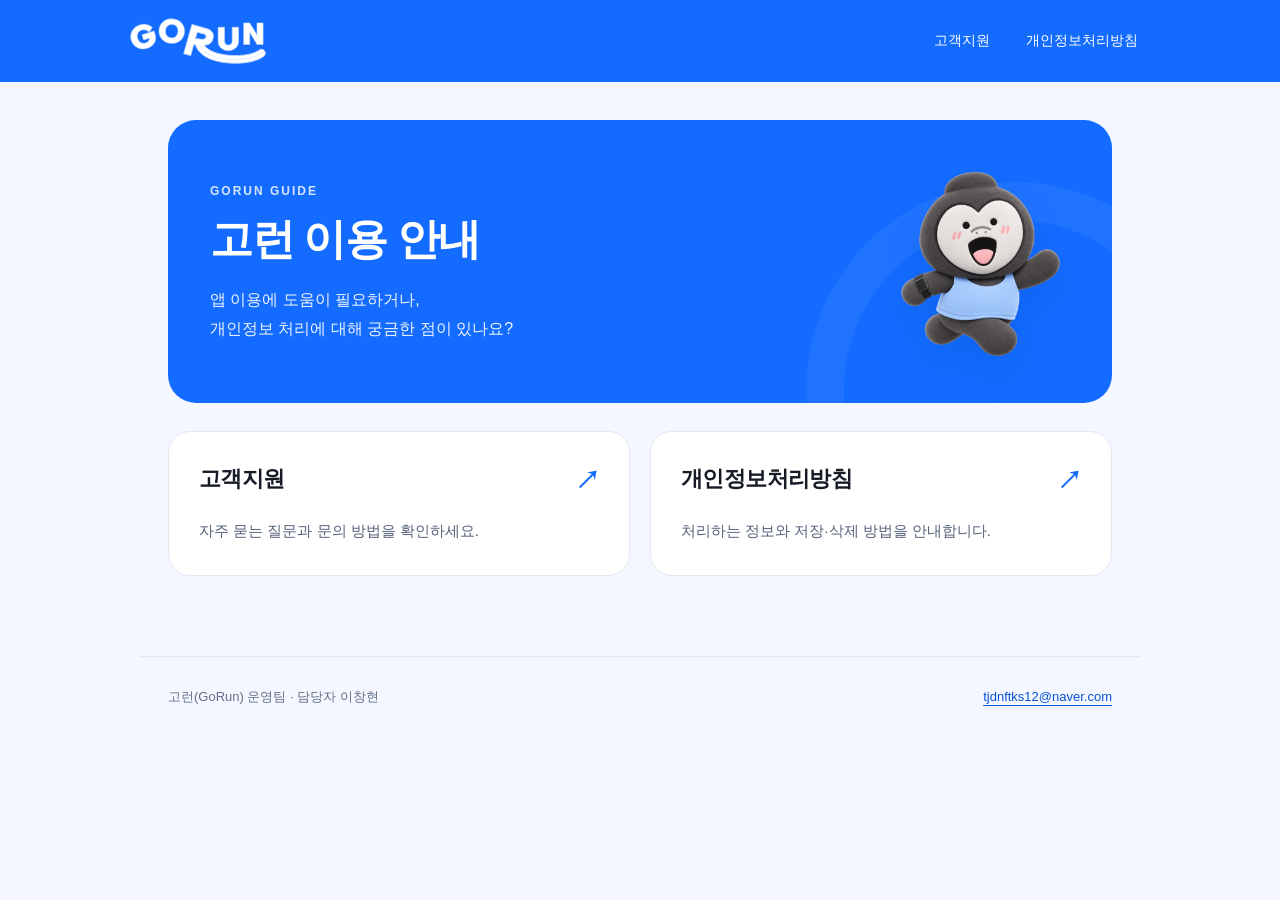
<file: index.html>
<!doctype html>
<html lang="ko"><head><meta charset="utf-8"><meta name="viewport" content="width=device-width, initial-scale=1"><title>지원 및 개인정보 안내 · 고런 GoRun</title><meta name="description" content="고런 GoRun 고객지원 및 개인정보처리방침."><meta name="color-scheme" content="light"><meta name="theme-color" content="#136bff"><link rel="icon" type="image/png" href="assets/favicon.png"><link rel="stylesheet" href="styles.css?v=brand-20261023"></head>
<body><a class="skip" href="#main">본문으로 바로가기</a><header><nav aria-label="주 메뉴"><a class="brand" href="index.html" aria-label="고런 GoRun 이용 안내"><img src="assets/gorun-wordmark.svg" alt="고런 GoRun" width="138" height="46"></a><div class="navlinks"><a href="support.html">고객지원</a><a href="privacy.html">개인정보처리방침</a></div></nav></header><main id="main"><div class="page-hero"><div class="hero-copy"><div class="eyebrow">GORUN GUIDE</div><h1>고런 이용 안내</h1><p class="intro">앱 이용에 도움이 필요하거나,<br>개인정보 처리에 대해 궁금한 점이 있나요?</p></div><img class="hero-mascot" src="assets/gorun-character.webp" alt="" width="190" height="203" decoding="async"></div><div class="grid"><a class="panel" href="support.html"><h2>고객지원 <span class="arrow" aria-hidden="true">↗</span></h2><p>자주 묻는 질문과 문의 방법을 확인하세요.</p></a><a class="panel" href="privacy.html"><h2>개인정보처리방침 <span class="arrow" aria-hidden="true">↗</span></h2><p>처리하는 정보와 저장·삭제 방법을 안내합니다.</p></a></div></main><footer><span>고런(GoRun) 운영팀 · 담당자 이창현</span><a href="mailto:tjdnftks12@naver.com">tjdnftks12@naver.com</a></footer></body></html>
</file>
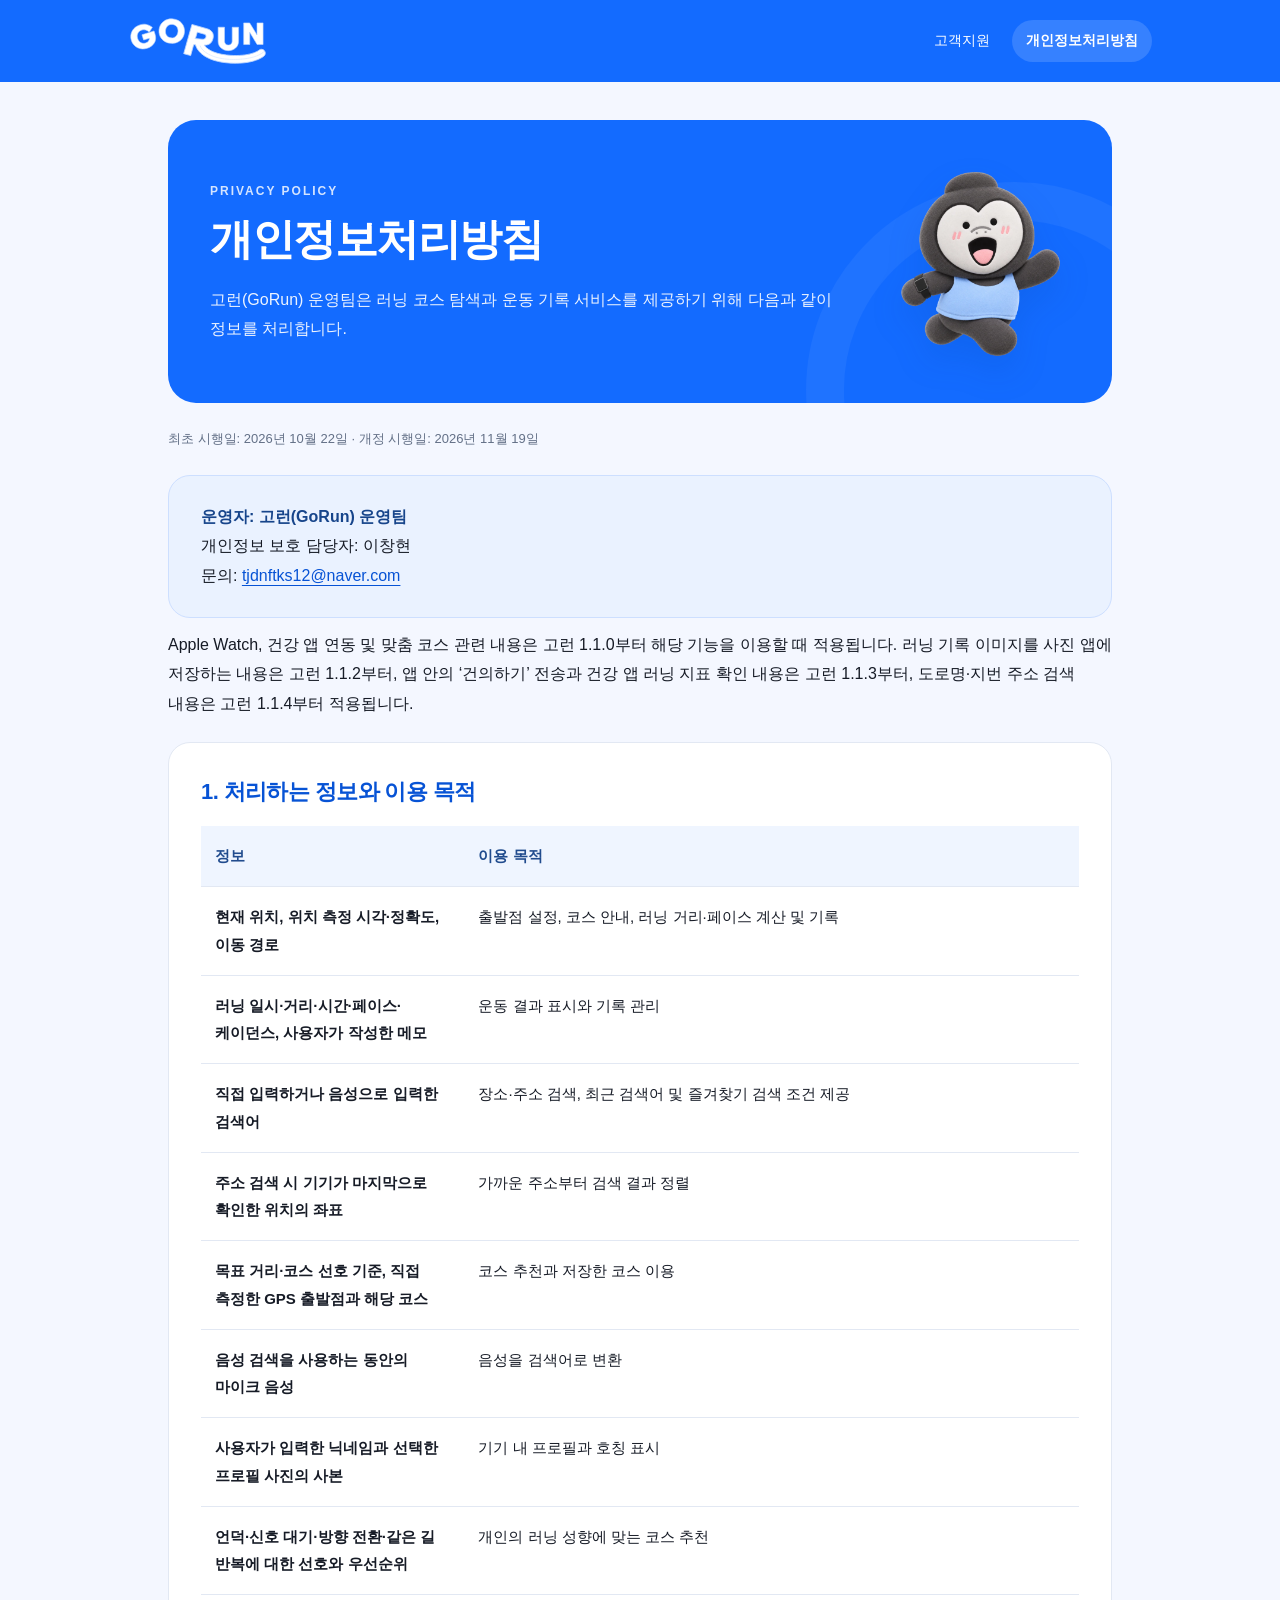
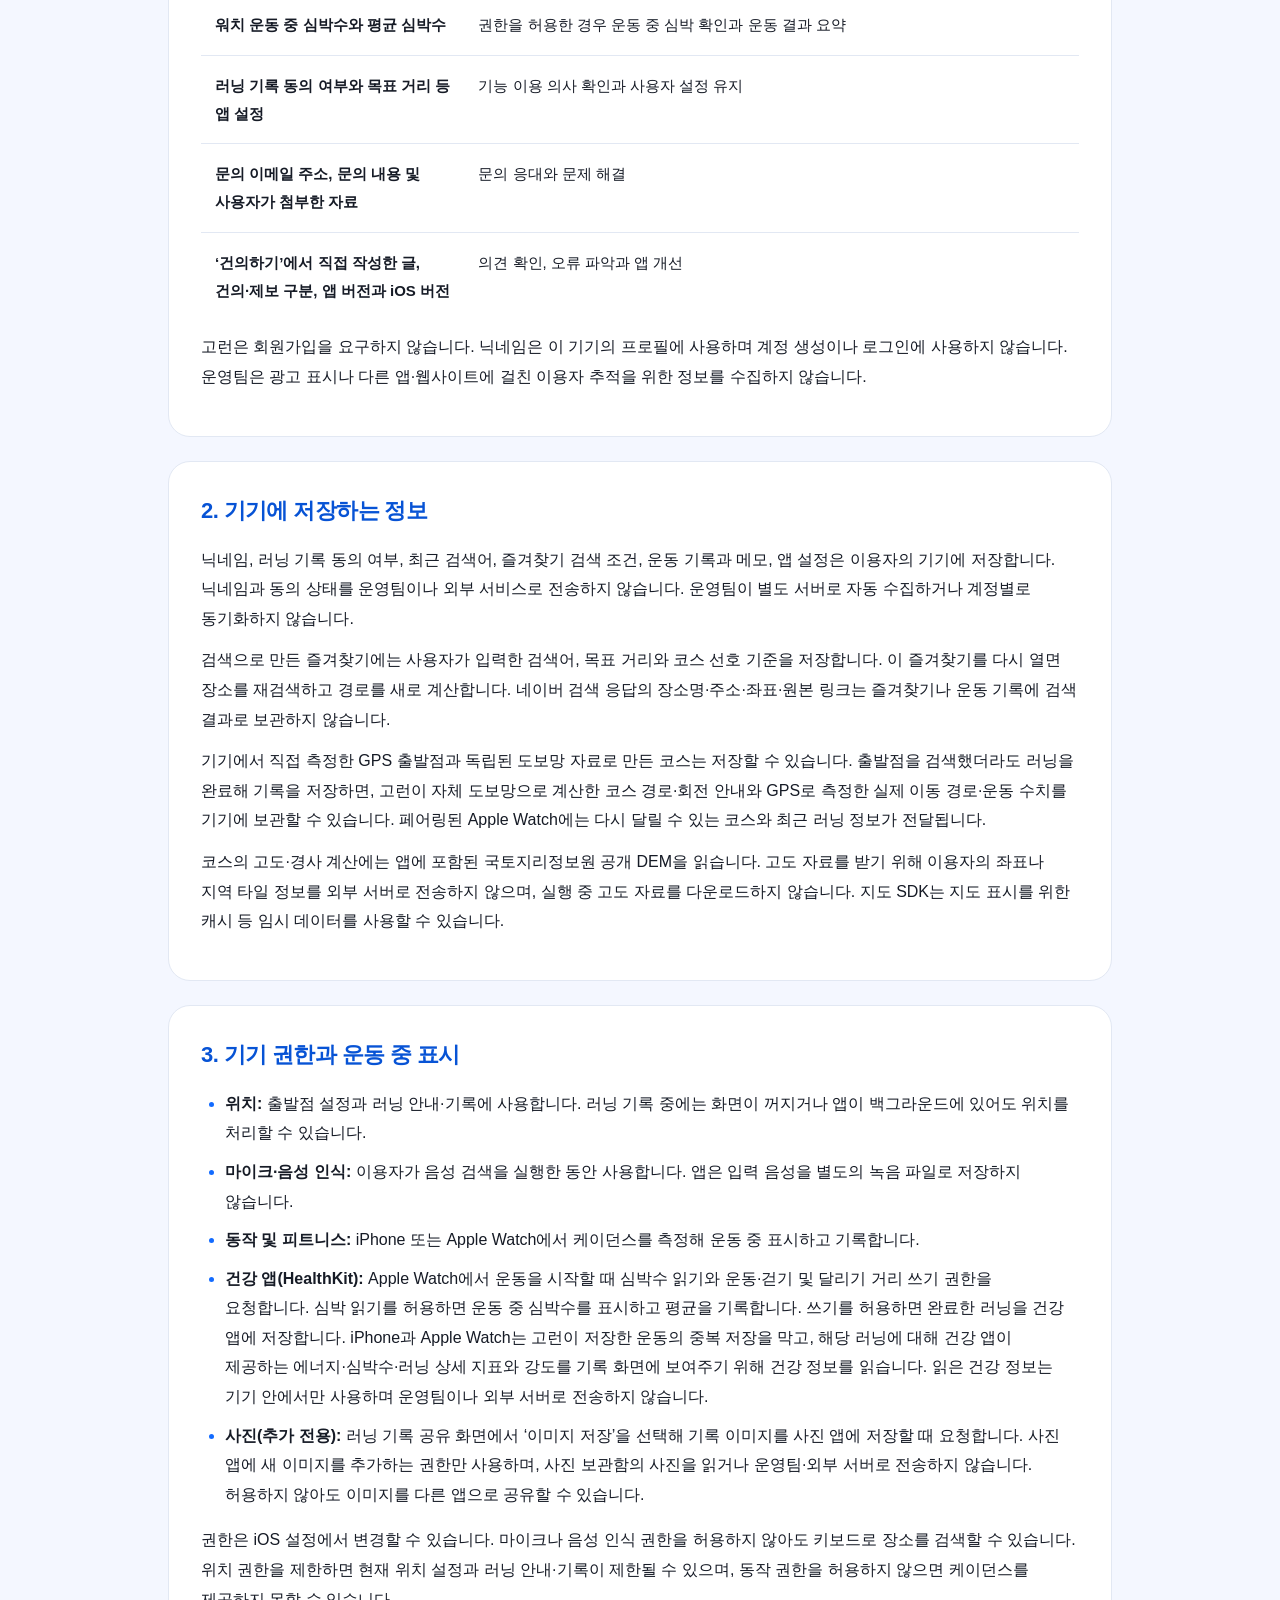
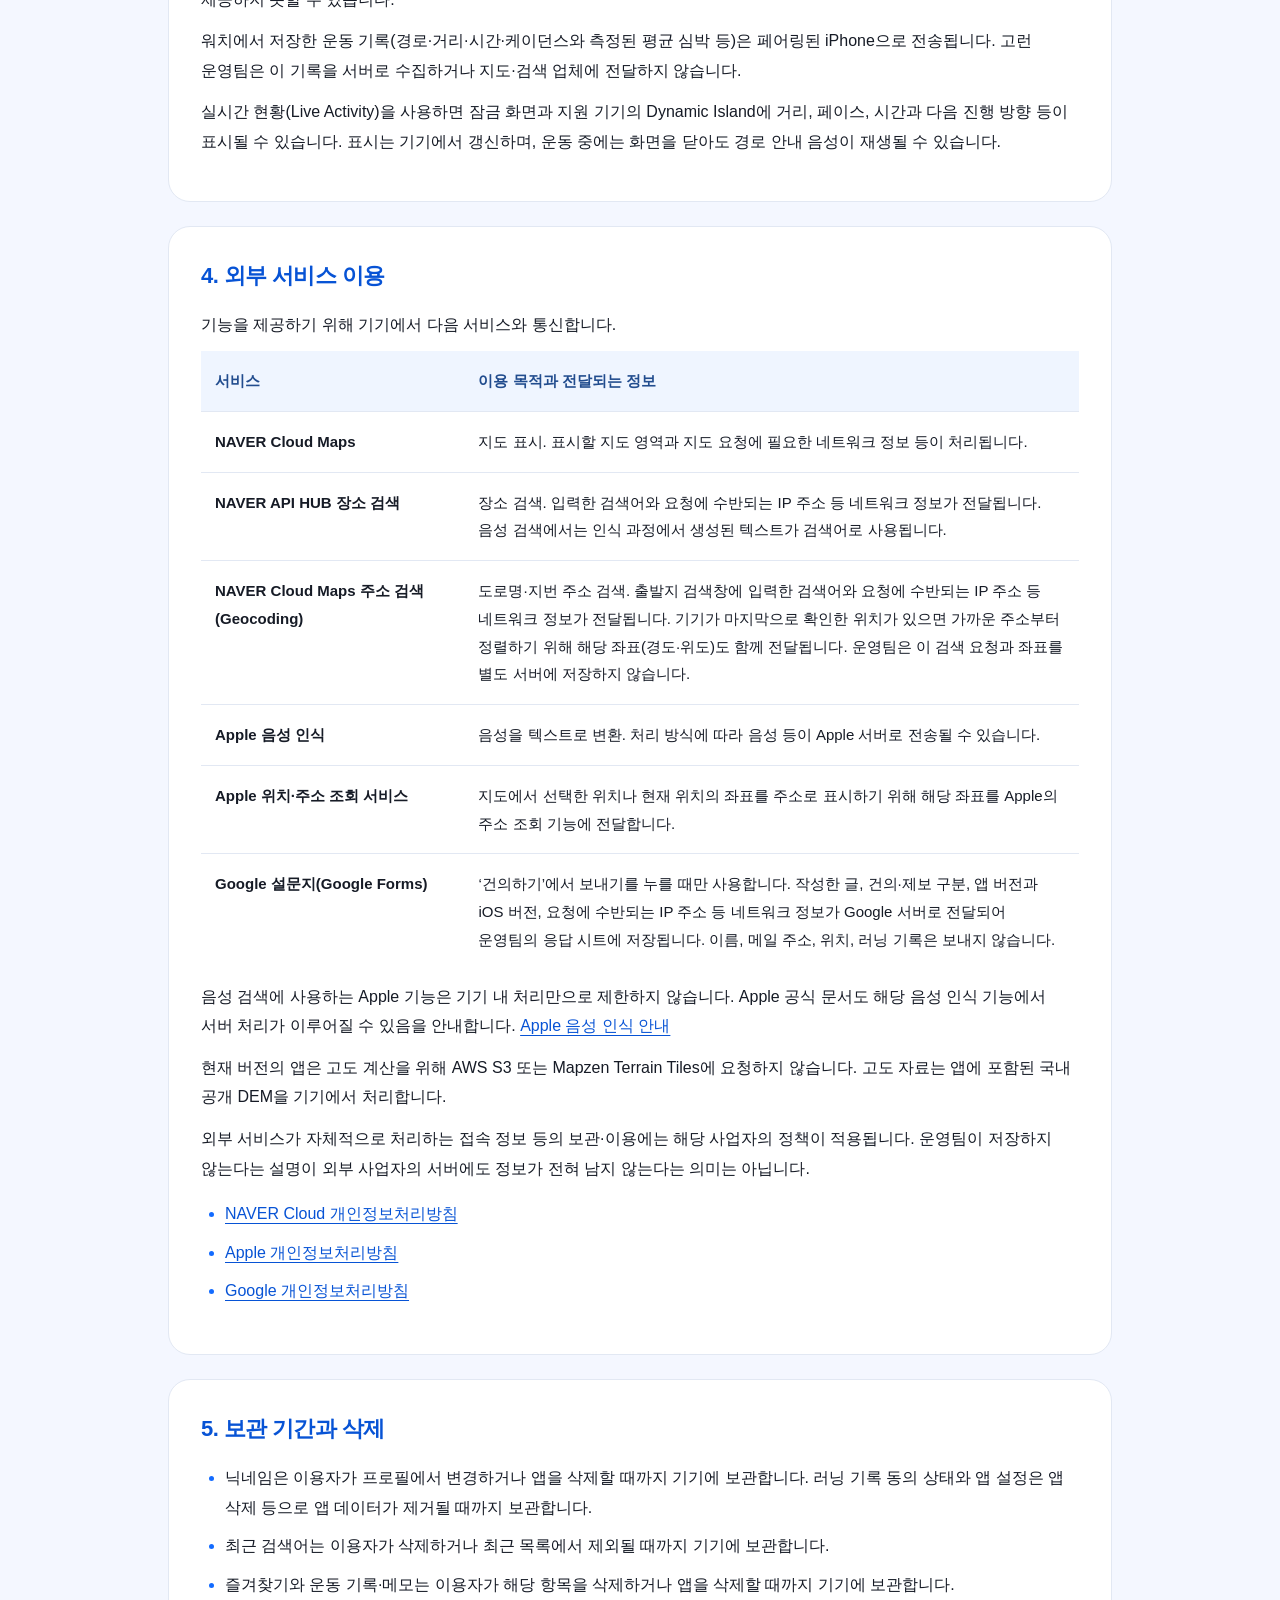
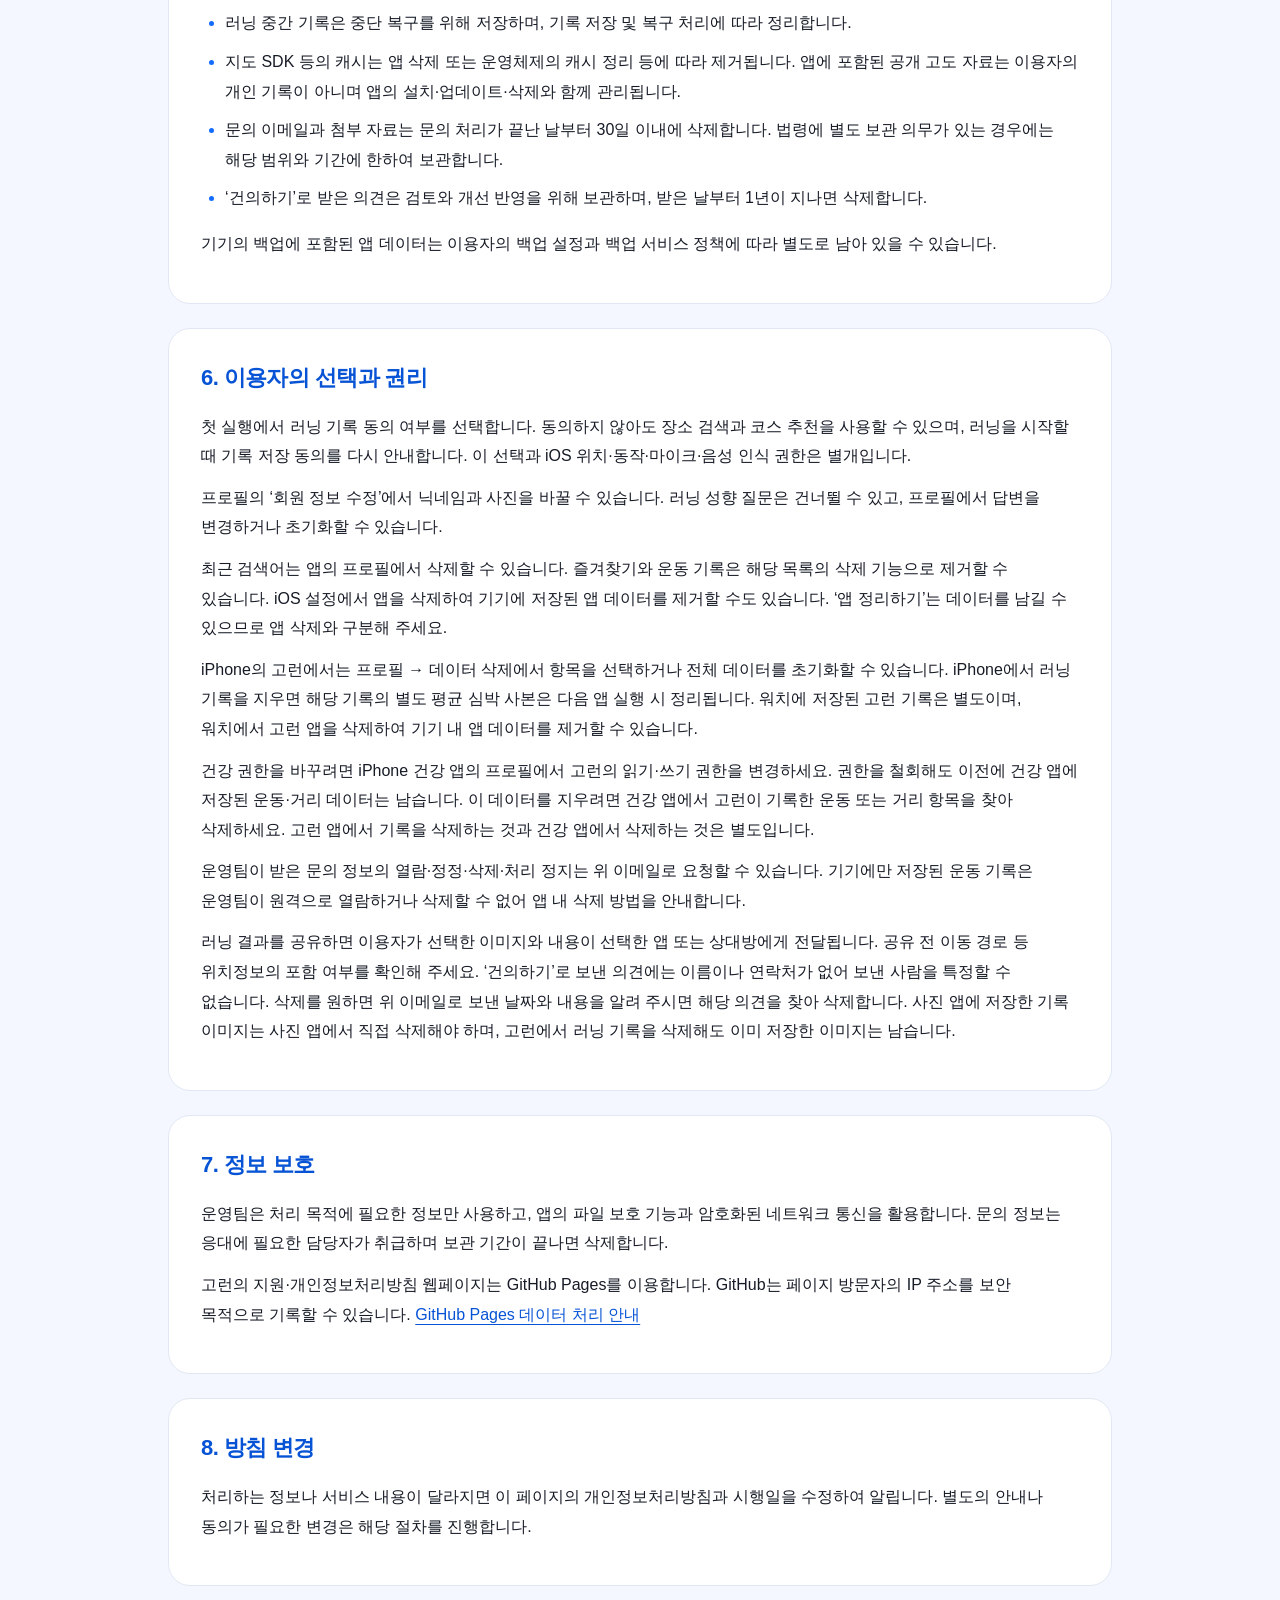
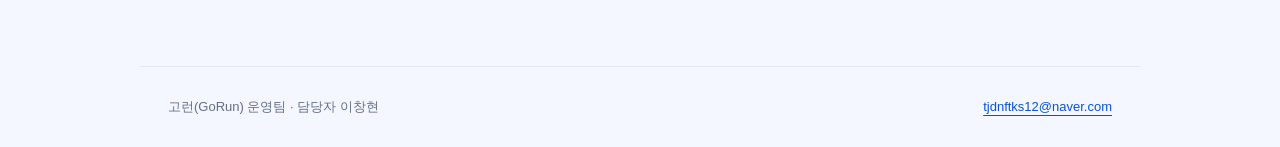
<file: privacy.html>
<!doctype html>
<html lang="ko"><head><meta charset="utf-8"><meta name="viewport" content="width=device-width, initial-scale=1"><title>개인정보처리방침 · 고런 GoRun</title><meta name="description" content="고런의 위치·운동 기록, Apple Watch 심박 및 건강 앱 연동, 기기 간 전송과 데이터 삭제 안내."><meta name="color-scheme" content="light"><meta name="theme-color" content="#136bff"><link rel="icon" type="image/png" href="assets/favicon.png"><link rel="stylesheet" href="styles.css?v=brand-20261023"></head>
<body><a class="skip" href="#main">본문으로 바로가기</a><header><nav aria-label="주 메뉴"><a class="brand" href="index.html" aria-label="고런 GoRun 이용 안내"><img src="assets/gorun-wordmark.svg" alt="고런 GoRun" width="138" height="46"></a><div class="navlinks"><a href="support.html">고객지원</a><a href="privacy.html" aria-current="page">개인정보처리방침</a></div></nav></header><main id="main"><div class="page-hero"><div class="hero-copy"><div class="eyebrow">PRIVACY POLICY</div><h1>개인정보처리방침</h1><p class="intro">고런(GoRun) 운영팀은 러닝 코스 탐색과 운동 기록 서비스를 제공하기 위해 다음과 같이 정보를 처리합니다.</p></div><img class="hero-mascot" src="assets/gorun-character.webp" alt="" width="190" height="203" decoding="async"></div><p class="meta">최초 시행일: 2026년 10월 22일 · 개정 시행일: 2026년 11월 19일</p><div class="panel contact"><strong>운영자: 고런(GoRun) 운영팀</strong><br>개인정보 보호 담당자: 이창현<br>문의: <a href="mailto:tjdnftks12@naver.com">tjdnftks12@naver.com</a></div><p>Apple Watch, 건강 앱 연동 및 맞춤 코스 관련 내용은 고런 1.1.0부터 해당 기능을 이용할 때 적용됩니다. 러닝 기록 이미지를 사진 앱에 저장하는 내용은 고런 1.1.2부터, 앱 안의 ‘건의하기’ 전송과 건강 앱 러닝 지표 확인 내용은 고런 1.1.3부터, 도로명·지번 주소 검색 내용은 고런 1.1.4부터 적용됩니다.</p><section><h2>1. 처리하는 정보와 이용 목적</h2><div class="scroll"><table><thead><tr><th scope="col">정보</th><th scope="col">이용 목적</th></tr></thead><tbody><tr><td>현재 위치, 위치 측정 시각·정확도, 이동 경로</td><td>출발점 설정, 코스 안내, 러닝 거리·페이스 계산 및 기록</td></tr><tr><td>러닝 일시·거리·시간·페이스·케이던스, 사용자가 작성한 메모</td><td>운동 결과 표시와 기록 관리</td></tr><tr><td>직접 입력하거나 음성으로 입력한 검색어</td><td>장소·주소 검색, 최근 검색어 및 즐겨찾기 검색 조건 제공</td></tr><tr><td>주소 검색 시 기기가 마지막으로 확인한 위치의 좌표</td><td>가까운 주소부터 검색 결과 정렬</td></tr><tr><td>목표 거리·코스 선호 기준, 직접 측정한 GPS 출발점과 해당 코스</td><td>코스 추천과 저장한 코스 이용</td></tr><tr><td>음성 검색을 사용하는 동안의 마이크 음성</td><td>음성을 검색어로 변환</td></tr><tr><td>사용자가 입력한 닉네임과 선택한 프로필 사진의 사본</td><td>기기 내 프로필과 호칭 표시</td></tr><tr><td>언덕·신호 대기·방향 전환·같은 길 반복에 대한 선호와 우선순위</td><td>개인의 러닝 성향에 맞는 코스 추천</td></tr><tr><td>워치 운동 중 심박수와 평균 심박수</td><td>권한을 허용한 경우 운동 중 심박 확인과 운동 결과 요약</td></tr><tr><td>러닝 기록 동의 여부와 목표 거리 등 앱 설정</td><td>기능 이용 의사 확인과 사용자 설정 유지</td></tr><tr><td>문의 이메일 주소, 문의 내용 및 사용자가 첨부한 자료</td><td>문의 응대와 문제 해결</td></tr><tr><td>‘건의하기’에서 직접 작성한 글, 건의·제보 구분, 앱 버전과 iOS 버전</td><td>의견 확인, 오류 파악과 앱 개선</td></tr></tbody></table></div><p>고런은 회원가입을 요구하지 않습니다. 닉네임은 이 기기의 프로필에 사용하며 계정 생성이나 로그인에 사용하지 않습니다. 운영팀은 광고 표시나 다른 앱·웹사이트에 걸친 이용자 추적을 위한 정보를 수집하지 않습니다.</p></section><section><h2>2. 기기에 저장하는 정보</h2><p>닉네임, 러닝 기록 동의 여부, 최근 검색어, 즐겨찾기 검색 조건, 운동 기록과 메모, 앱 설정은 이용자의 기기에 저장합니다. 닉네임과 동의 상태를 운영팀이나 외부 서비스로 전송하지 않습니다. 운영팀이 별도 서버로 자동 수집하거나 계정별로 동기화하지 않습니다.</p><p>검색으로 만든 즐겨찾기에는 사용자가 입력한 검색어, 목표 거리와 코스 선호 기준을 저장합니다. 이 즐겨찾기를 다시 열면 장소를 재검색하고 경로를 새로 계산합니다. 네이버 검색 응답의 장소명·주소·좌표·원본 링크는 즐겨찾기나 운동 기록에 검색 결과로 보관하지 않습니다.</p><p>기기에서 직접 측정한 GPS 출발점과 독립된 도보망 자료로 만든 코스는 저장할 수 있습니다. 출발점을 검색했더라도 러닝을 완료해 기록을 저장하면, 고런이 자체 도보망으로 계산한 코스 경로·회전 안내와 GPS로 측정한 실제 이동 경로·운동 수치를 기기에 보관할 수 있습니다. 페어링된 Apple Watch에는 다시 달릴 수 있는 코스와 최근 러닝 정보가 전달됩니다.</p><p>코스의 고도·경사 계산에는 앱에 포함된 국토지리정보원 공개 DEM을 읽습니다. 고도 자료를 받기 위해 이용자의 좌표나 지역 타일 정보를 외부 서버로 전송하지 않으며, 실행 중 고도 자료를 다운로드하지 않습니다. 지도 SDK는 지도 표시를 위한 캐시 등 임시 데이터를 사용할 수 있습니다.</p></section><section><h2>3. 기기 권한과 운동 중 표시</h2><ul><li><strong>위치:</strong> 출발점 설정과 러닝 안내·기록에 사용합니다. 러닝 기록 중에는 화면이 꺼지거나 앱이 백그라운드에 있어도 위치를 처리할 수 있습니다.</li><li><strong>마이크·음성 인식:</strong> 이용자가 음성 검색을 실행한 동안 사용합니다. 앱은 입력 음성을 별도의 녹음 파일로 저장하지 않습니다.</li><li><strong>동작 및 피트니스:</strong> iPhone 또는 Apple Watch에서 케이던스를 측정해 운동 중 표시하고 기록합니다.</li><li><strong>건강 앱(HealthKit):</strong> Apple Watch에서 운동을 시작할 때 심박수 읽기와 운동·걷기 및 달리기 거리 쓰기 권한을 요청합니다. 심박 읽기를 허용하면 운동 중 심박수를 표시하고 평균을 기록합니다. 쓰기를 허용하면 완료한 러닝을 건강 앱에 저장합니다. iPhone과 Apple Watch는 고런이 저장한 운동의 중복 저장을 막고, 해당 러닝에 대해 건강 앱이 제공하는 에너지·심박수·러닝 상세 지표와 강도를 기록 화면에 보여주기 위해 건강 정보를 읽습니다. 읽은 건강 정보는 기기 안에서만 사용하며 운영팀이나 외부 서버로 전송하지 않습니다.</li><li><strong>사진(추가 전용):</strong> 러닝 기록 공유 화면에서 ‘이미지 저장’을 선택해 기록 이미지를 사진 앱에 저장할 때 요청합니다. 사진 앱에 새 이미지를 추가하는 권한만 사용하며, 사진 보관함의 사진을 읽거나 운영팀·외부 서버로 전송하지 않습니다. 허용하지 않아도 이미지를 다른 앱으로 공유할 수 있습니다.</li></ul><p>권한은 iOS 설정에서 변경할 수 있습니다. 마이크나 음성 인식 권한을 허용하지 않아도 키보드로 장소를 검색할 수 있습니다. 위치 권한을 제한하면 현재 위치 설정과 러닝 안내·기록이 제한될 수 있으며, 동작 권한을 허용하지 않으면 케이던스를 제공하지 못할 수 있습니다.</p><p>워치에서 저장한 운동 기록(경로·거리·시간·케이던스와 측정된 평균 심박 등)은 페어링된 iPhone으로 전송됩니다. 고런 운영팀은 이 기록을 서버로 수집하거나 지도·검색 업체에 전달하지 않습니다.</p><p>실시간 현황(Live Activity)을 사용하면 잠금 화면과 지원 기기의 Dynamic Island에 거리, 페이스, 시간과 다음 진행 방향 등이 표시될 수 있습니다. 표시는 기기에서 갱신하며, 운동 중에는 화면을 닫아도 경로 안내 음성이 재생될 수 있습니다.</p></section><section><h2>4. 외부 서비스 이용</h2><p>기능을 제공하기 위해 기기에서 다음 서비스와 통신합니다.</p><div class="scroll"><table><thead><tr><th scope="col">서비스</th><th scope="col">이용 목적과 전달되는 정보</th></tr></thead><tbody>
<tr><td>NAVER Cloud Maps</td><td>지도 표시. 표시할 지도 영역과 지도 요청에 필요한 네트워크 정보 등이 처리됩니다.</td></tr>
<tr><td>NAVER API HUB 장소 검색</td><td>장소 검색. 입력한 검색어와 요청에 수반되는 IP 주소 등 네트워크 정보가 전달됩니다. 음성 검색에서는 인식 과정에서 생성된 텍스트가 검색어로 사용됩니다.</td></tr>
<tr><td>NAVER Cloud Maps 주소 검색(Geocoding)</td><td>도로명·지번 주소 검색. 출발지 검색창에 입력한 검색어와 요청에 수반되는 IP 주소 등 네트워크 정보가 전달됩니다. 기기가 마지막으로 확인한 위치가 있으면 가까운 주소부터 정렬하기 위해 해당 좌표(경도·위도)도 함께 전달됩니다. 운영팀은 이 검색 요청과 좌표를 별도 서버에 저장하지 않습니다.</td></tr>
<tr><td>Apple 음성 인식</td><td>음성을 텍스트로 변환. 처리 방식에 따라 음성 등이 Apple 서버로 전송될 수 있습니다.</td></tr>
<tr><td>Apple 위치·주소 조회 서비스</td><td>지도에서 선택한 위치나 현재 위치의 좌표를 주소로 표시하기 위해 해당 좌표를 Apple의 주소 조회 기능에 전달합니다.</td></tr>
<tr><td>Google 설문지(Google Forms)</td><td>‘건의하기’에서 보내기를 누를 때만 사용합니다. 작성한 글, 건의·제보 구분, 앱 버전과 iOS 버전, 요청에 수반되는 IP 주소 등 네트워크 정보가 Google 서버로 전달되어 운영팀의 응답 시트에 저장됩니다. 이름, 메일 주소, 위치, 러닝 기록은 보내지 않습니다.</td></tr>
</tbody></table></div><p>음성 검색에 사용하는 Apple 기능은 기기 내 처리만으로 제한하지 않습니다. Apple 공식 문서도 해당 음성 인식 기능에서 서버 처리가 이루어질 수 있음을 안내합니다. <a href="https://developer.apple.com/documentation/speech/asking-permission-to-use-speech-recognition">Apple 음성 인식 안내</a></p><p>현재 버전의 앱은 고도 계산을 위해 AWS S3 또는 Mapzen Terrain Tiles에 요청하지 않습니다. 고도 자료는 앱에 포함된 국내 공개 DEM을 기기에서 처리합니다.</p><p>외부 서비스가 자체적으로 처리하는 접속 정보 등의 보관·이용에는 해당 사업자의 정책이 적용됩니다. 운영팀이 저장하지 않는다는 설명이 외부 사업자의 서버에도 정보가 전혀 남지 않는다는 의미는 아닙니다.</p><ul><li><a href="https://privacy.navercloudcorp.com/ko/ncp/PrivacyPolicy/ncp-g">NAVER Cloud 개인정보처리방침</a></li><li><a href="https://www.apple.com/legal/privacy/kr/">Apple 개인정보처리방침</a></li><li><a href="https://policies.google.com/privacy?hl=ko">Google 개인정보처리방침</a></li></ul></section><section><h2>5. 보관 기간과 삭제</h2><ul><li>닉네임은 이용자가 프로필에서 변경하거나 앱을 삭제할 때까지 기기에 보관합니다. 러닝 기록 동의 상태와 앱 설정은 앱 삭제 등으로 앱 데이터가 제거될 때까지 보관합니다.</li><li>최근 검색어는 이용자가 삭제하거나 최근 목록에서 제외될 때까지 기기에 보관합니다.</li><li>즐겨찾기와 운동 기록·메모는 이용자가 해당 항목을 삭제하거나 앱을 삭제할 때까지 기기에 보관합니다.</li><li>러닝 중간 기록은 중단 복구를 위해 저장하며, 기록 저장 및 복구 처리에 따라 정리합니다.</li><li>지도 SDK 등의 캐시는 앱 삭제 또는 운영체제의 캐시 정리 등에 따라 제거됩니다. 앱에 포함된 공개 고도 자료는 이용자의 개인 기록이 아니며 앱의 설치·업데이트·삭제와 함께 관리됩니다.</li><li>문의 이메일과 첨부 자료는 문의 처리가 끝난 날부터 30일 이내에 삭제합니다. 법령에 별도 보관 의무가 있는 경우에는 해당 범위와 기간에 한하여 보관합니다.</li><li>‘건의하기’로 받은 의견은 검토와 개선 반영을 위해 보관하며, 받은 날부터 1년이 지나면 삭제합니다.</li></ul><p>기기의 백업에 포함된 앱 데이터는 이용자의 백업 설정과 백업 서비스 정책에 따라 별도로 남아 있을 수 있습니다.</p></section><section><h2>6. 이용자의 선택과 권리</h2><p>첫 실행에서 러닝 기록 동의 여부를 선택합니다. 동의하지 않아도 장소 검색과 코스 추천을 사용할 수 있으며, 러닝을 시작할 때 기록 저장 동의를 다시 안내합니다. 이 선택과 iOS 위치·동작·마이크·음성 인식 권한은 별개입니다.</p><p>프로필의 ‘회원 정보 수정’에서 닉네임과 사진을 바꿀 수 있습니다. 러닝 성향 질문은 건너뛸 수 있고, 프로필에서 답변을 변경하거나 초기화할 수 있습니다.</p><p>최근 검색어는 앱의 프로필에서 삭제할 수 있습니다. 즐겨찾기와 운동 기록은 해당 목록의 삭제 기능으로 제거할 수 있습니다. iOS 설정에서 앱을 삭제하여 기기에 저장된 앱 데이터를 제거할 수도 있습니다. ‘앱 정리하기’는 데이터를 남길 수 있으므로 앱 삭제와 구분해 주세요.</p><p>iPhone의 고런에서는 프로필 → 데이터 삭제에서 항목을 선택하거나 전체 데이터를 초기화할 수 있습니다. iPhone에서 러닝 기록을 지우면 해당 기록의 별도 평균 심박 사본은 다음 앱 실행 시 정리됩니다. 워치에 저장된 고런 기록은 별도이며, 워치에서 고런 앱을 삭제하여 기기 내 앱 데이터를 제거할 수 있습니다.</p><p>건강 권한을 바꾸려면 iPhone 건강 앱의 프로필에서 고런의 읽기·쓰기 권한을 변경하세요. 권한을 철회해도 이전에 건강 앱에 저장된 운동·거리 데이터는 남습니다. 이 데이터를 지우려면 건강 앱에서 고런이 기록한 운동 또는 거리 항목을 찾아 삭제하세요. 고런 앱에서 기록을 삭제하는 것과 건강 앱에서 삭제하는 것은 별도입니다.</p><p>운영팀이 받은 문의 정보의 열람·정정·삭제·처리 정지는 위 이메일로 요청할 수 있습니다. 기기에만 저장된 운동 기록은 운영팀이 원격으로 열람하거나 삭제할 수 없어 앱 내 삭제 방법을 안내합니다.</p><p>러닝 결과를 공유하면 이용자가 선택한 이미지와 내용이 선택한 앱 또는 상대방에게 전달됩니다. 공유 전 이동 경로 등 위치정보의 포함 여부를 확인해 주세요. ‘건의하기’로 보낸 의견에는 이름이나 연락처가 없어 보낸 사람을 특정할 수 없습니다. 삭제를 원하면 위 이메일로 보낸 날짜와 내용을 알려 주시면 해당 의견을 찾아 삭제합니다. 사진 앱에 저장한 기록 이미지는 사진 앱에서 직접 삭제해야 하며, 고런에서 러닝 기록을 삭제해도 이미 저장한 이미지는 남습니다.</p></section><section><h2>7. 정보 보호</h2><p>운영팀은 처리 목적에 필요한 정보만 사용하고, 앱의 파일 보호 기능과 암호화된 네트워크 통신을 활용합니다. 문의 정보는 응대에 필요한 담당자가 취급하며 보관 기간이 끝나면 삭제합니다.</p><p>고런의 지원·개인정보처리방침 웹페이지는 GitHub Pages를 이용합니다. GitHub는 페이지 방문자의 IP 주소를 보안 목적으로 기록할 수 있습니다. <a href="https://docs.github.com/en/pages/getting-started-with-github-pages/what-is-github-pages#data-collection">GitHub Pages 데이터 처리 안내</a></p></section><section><h2>8. 방침 변경</h2><p>처리하는 정보나 서비스 내용이 달라지면 이 페이지의 개인정보처리방침과 시행일을 수정하여 알립니다. 별도의 안내나 동의가 필요한 변경은 해당 절차를 진행합니다.</p></section></main><footer><span>고런(GoRun) 운영팀 · 담당자 이창현</span><a href="mailto:tjdnftks12@naver.com">tjdnftks12@naver.com</a></footer></body></html>
</file>
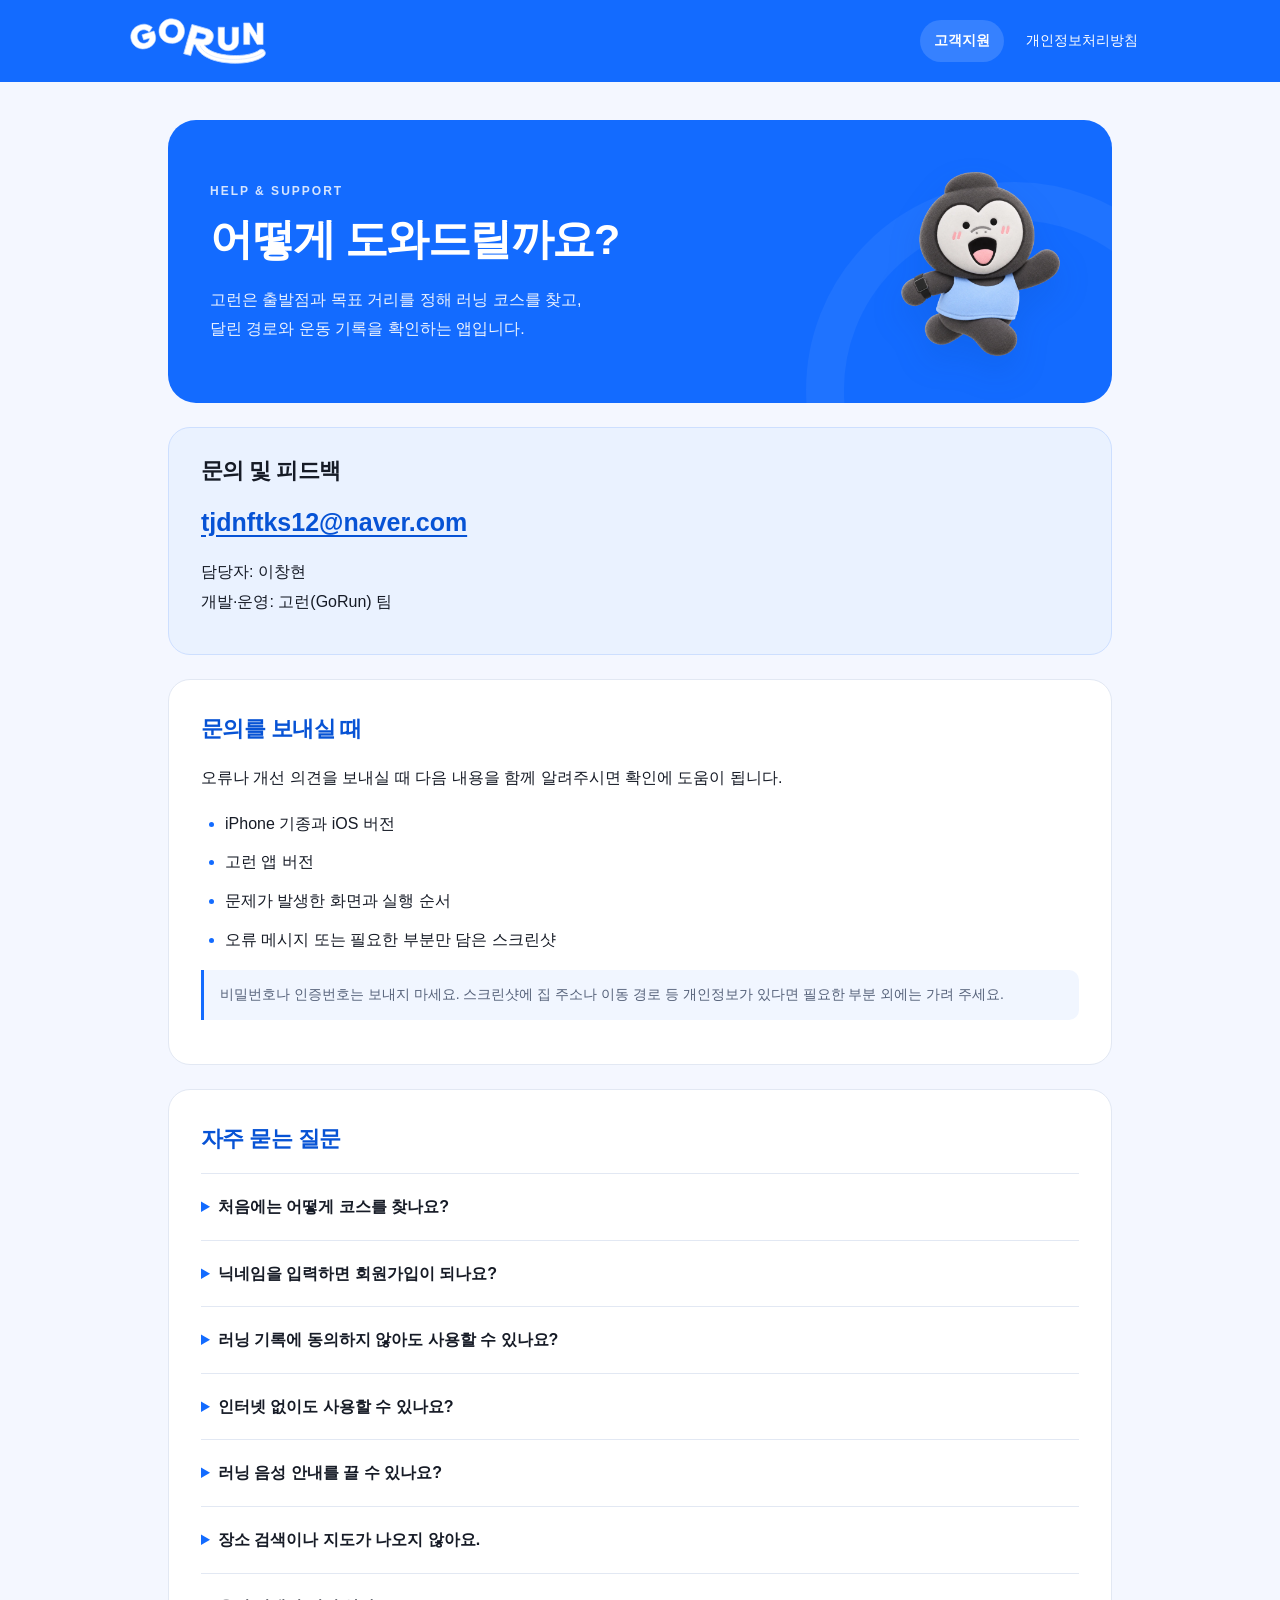
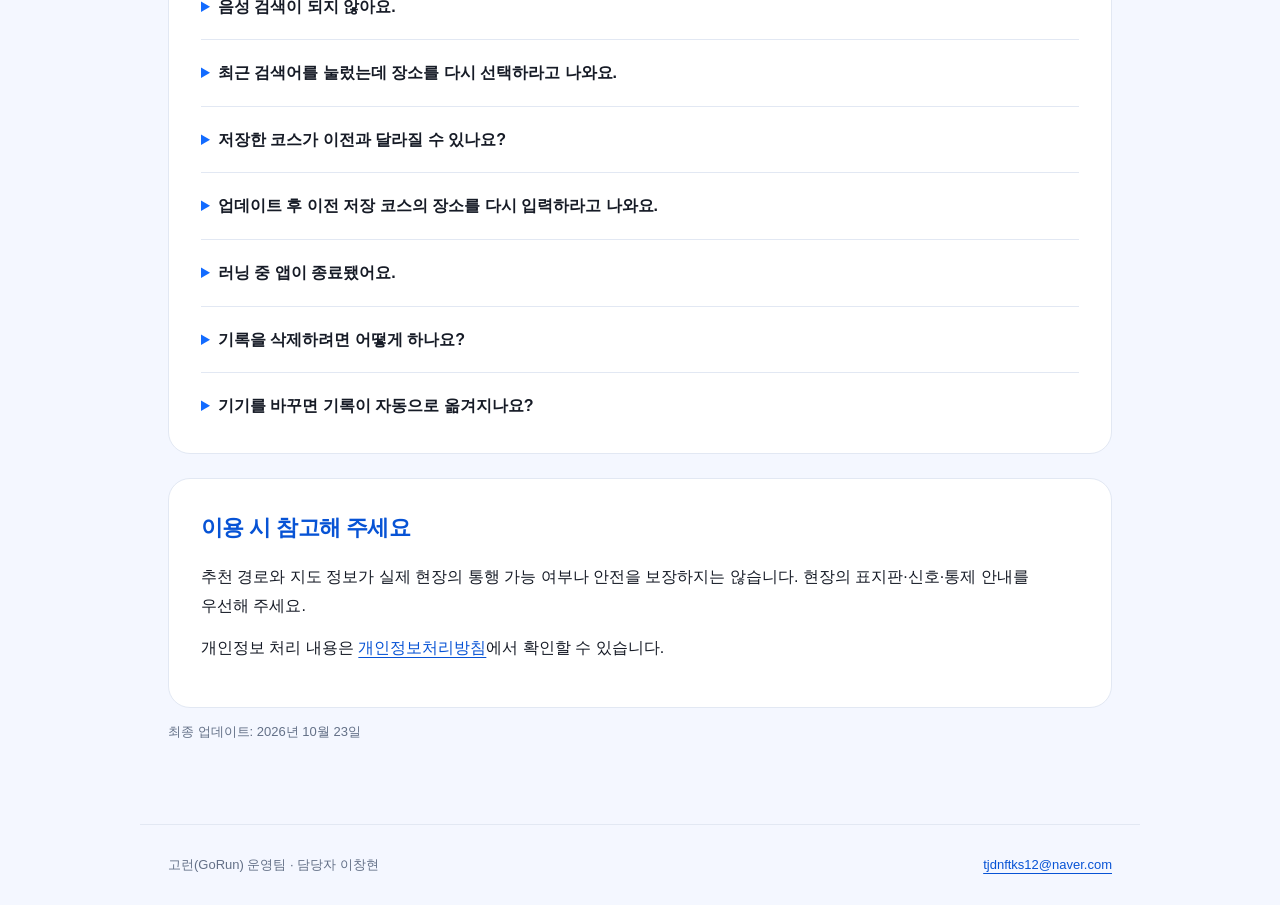
<file: support.html>
<!doctype html>
<html lang="ko"><head><meta charset="utf-8"><meta name="viewport" content="width=device-width, initial-scale=1"><title>고객지원 · 고런 GoRun</title><meta name="description" content="고런 고객지원. 문의 이메일, 장소·음성 검색, 저장한 코스, 운동 기록 복구와 삭제 안내."><meta name="color-scheme" content="light"><meta name="theme-color" content="#136bff"><link rel="icon" type="image/png" href="assets/favicon.png"><link rel="stylesheet" href="styles.css?v=brand-20261023"></head>
<body><a class="skip" href="#main">본문으로 바로가기</a><header><nav aria-label="주 메뉴"><a class="brand" href="index.html" aria-label="고런 GoRun 이용 안내"><img src="assets/gorun-wordmark.svg" alt="고런 GoRun" width="138" height="46"></a><div class="navlinks"><a href="support.html" aria-current="page">고객지원</a><a href="privacy.html">개인정보처리방침</a></div></nav></header><main id="main"><div class="page-hero"><div class="hero-copy"><div class="eyebrow">HELP &amp; SUPPORT</div><h1>어떻게 도와드릴까요?</h1><p class="intro">고런은 출발점과 목표 거리를 정해 러닝 코스를 찾고,<br>달린 경로와 운동 기록을 확인하는 앱입니다.</p></div><img class="hero-mascot" src="assets/gorun-character.webp" alt="" width="190" height="203" decoding="async"></div><div class="panel contact"><h2>문의 및 피드백</h2><p><a class="email" href="mailto:tjdnftks12@naver.com">tjdnftks12@naver.com</a></p><p>담당자: 이창현<br>개발·운영: 고런(GoRun) 팀</p></div><section><h2>문의를 보내실 때</h2><p>오류나 개선 의견을 보내실 때 다음 내용을 함께 알려주시면 확인에 도움이 됩니다.</p><ul><li>iPhone 기종과 iOS 버전</li><li>고런 앱 버전</li><li>문제가 발생한 화면과 실행 순서</li><li>오류 메시지 또는 필요한 부분만 담은 스크린샷</li></ul><p class="notice">비밀번호나 인증번호는 보내지 마세요. 스크린샷에 집 주소나 이동 경로 등 개인정보가 있다면 필요한 부분 외에는 가려 주세요.</p></section><section><h2>자주 묻는 질문</h2><details><summary>처음에는 어떻게 코스를 찾나요?</summary><p>첫 실행에서 러닝 기록 동의 여부와 닉네임을 입력합니다. 홈에서 목표 거리(0.5~12km)를 정하고 ‘출발지 정하기’를 누르세요. 지도나 장소 검색으로 출발지를 선택한 뒤 ‘코스 추천 받기’에서 거리와 출발지를 확인합니다. 지역 도로망과 자료 범위에 따라 추천이 없을 수 있습니다.</p></details><details><summary>닉네임을 입력하면 회원가입이 되나요?</summary><p>회원가입이나 계정 로그인은 아닙니다. 닉네임은 기기에만 저장하고 운영팀이나 외부 서비스에 전송하지 않습니다. 설정 → 프로필 → 회원 정보 수정에서 변경할 수 있습니다.</p></details><details><summary>러닝 기록에 동의하지 않아도 사용할 수 있나요?</summary><p>장소 검색과 코스 추천은 사용할 수 있습니다. 러닝을 시작하려면 위치·거리·케이던스 등 운동 기록을 기기에 저장하는 데 동의해야 하며, 시작할 때 다시 안내합니다. iOS 권한 허용은 별도로 진행합니다.</p></details><details><summary>인터넷 없이도 사용할 수 있나요?</summary><p>보행망과 국내 고도 자료는 앱에 포함되며, 고도 계산을 위한 별도 다운로드는 없습니다. 지도 표시·장소 검색·주소 조회 등 외부 기능은 인터넷 연결이 필요합니다.</p></details><details><summary>러닝 음성 안내를 끌 수 있나요?</summary><p>현재 버전은 러닝 중 음성 안내를 켠 상태로 제공하며 앱 안의 별도 음소거 설정은 제공하지 않습니다.</p></details><details><summary>장소 검색이나 지도가 나오지 않아요.</summary><p>인터넷 연결을 확인한 뒤 다시 시도해 주세요. 검색어를 바꾸거나 앱을 다시 실행해도 문제가 계속되면 표시된 오류 메시지와 함께 문의해 주세요.</p></details><details><summary>음성 검색이 되지 않아요.</summary><p>iOS 설정에서 고런의 마이크·음성 인식 권한을 확인해 주세요. 음성 인식을 사용할 수 없을 때에는 검색창에 직접 입력할 수 있습니다.</p></details><details><summary>최근 검색어를 눌렀는데 장소를 다시 선택하라고 나와요.</summary><p>최근 목록에는 검색 결과의 좌표 대신 직접 입력한 검색어를 저장합니다. 목록을 누르면 최신 검색 결과에서 출발 장소를 다시 선택합니다.</p></details><details><summary>저장한 코스가 이전과 달라질 수 있나요?</summary><p>검색으로 만든 즐겨찾기는 검색어·목표 거리·선호 기준을 저장합니다. 다시 이용할 때 장소를 선택하고 경로를 새로 계산하므로 이전 경로와 달라질 수 있습니다.</p></details><details><summary>업데이트 후 이전 저장 코스의 장소를 다시 입력하라고 나와요.</summary><p>이전 저장 방식에 원래 검색어가 남아 있지 않은 항목은 장소와 목표 거리를 다시 선택해야 합니다. 실제 운동 기록과 메모는 유지됩니다.</p></details><details><summary>러닝 중 앱이 종료됐어요.</summary><p>검색으로 만든 코스는 앱을 다시 실행하면 마지막으로 저장된 시점까지의 운동 기록을 복구합니다. 이전 길안내를 그대로 이어서 실행하지는 않습니다. 강제 종료 직전의 일부 측정값은 남아 있지 않을 수 있습니다.</p></details><details><summary>기록을 삭제하려면 어떻게 하나요?</summary><p>운동 기록과 즐겨찾기는 해당 목록에서 삭제할 수 있습니다. 최근 검색어는 프로필에서 삭제할 수 있습니다.</p></details><details><summary>기기를 바꾸면 기록이 자동으로 옮겨지나요?</summary><p>고런 자체의 계정 동기화 기능은 제공하지 않습니다. 기기 이전·백업 설정에 따라 복원 여부가 달라질 수 있습니다.</p></details></section><section><h2>이용 시 참고해 주세요</h2><p>추천 경로와 지도 정보가 실제 현장의 통행 가능 여부나 안전을 보장하지는 않습니다. 현장의 표지판·신호·통제 안내를 우선해 주세요.</p><p>개인정보 처리 내용은 <a href="privacy.html">개인정보처리방침</a>에서 확인할 수 있습니다.</p></section><p class="meta">최종 업데이트: 2026년 10월 23일</p></main><footer><span>고런(GoRun) 운영팀 · 담당자 이창현</span><a href="mailto:tjdnftks12@naver.com">tjdnftks12@naver.com</a></footer></body></html>
</file>
<file: styles.css>
:root{--brand:#136bff;--brand-dark:#0753d5;--ink:#161b26;--muted:#56627a;--line:#e2e8f3;--surface:#f4f7ff}
*{box-sizing:border-box}html{scroll-behavior:smooth}body{margin:0;background:var(--surface);color:var(--ink);font-family:-apple-system,BlinkMacSystemFont,"Apple SD Gothic Neo","Malgun Gothic",sans-serif;line-height:1.85;word-break:keep-all;-webkit-font-smoothing:antialiased}
a{color:var(--brand-dark);text-underline-offset:4px;overflow-wrap:anywhere}a:hover{color:#003d9f}a:focus-visible,summary:focus-visible{outline:3px solid var(--brand);outline-offset:5px}header{background:var(--brand)}nav{max-width:1080px;margin:auto;padding:18px 28px;display:flex;align-items:center;justify-content:space-between;gap:24px}.brand{display:inline-flex;flex:0 0 auto;align-items:center;text-decoration:none}.brand img{display:block;width:138px;height:auto}.navlinks{display:flex;align-items:center;gap:8px;font-size:14px}.navlinks a{padding:8px 14px;color:#fff;text-decoration:none;border-radius:999px}.navlinks a:hover,.navlinks a[aria-current=page]{background:#ffffff26}.navlinks a[aria-current=page]{font-weight:700}header a:focus-visible{outline-color:#fff}
main{max-width:1000px;margin:38px auto 80px;padding:0 28px}.page-hero{position:relative;display:grid;grid-template-columns:minmax(0,1fr) 190px;gap:32px;align-items:center;overflow:hidden;padding:40px 42px;margin-bottom:24px;border-radius:28px;background:var(--brand);color:#fff}.page-hero:after{content:"";position:absolute;width:340px;height:340px;right:-110px;bottom:-195px;border:38px solid #ffffff0d;border-radius:50%;pointer-events:none}.hero-copy{position:relative;z-index:1;min-width:0}.hero-mascot{position:relative;z-index:1;display:block;width:100%;height:auto;filter:drop-shadow(0 16px 16px #003d9f24)}
h1{font-size:clamp(30px,4.5vw,43px);letter-spacing:-1.5px;line-height:1.3;margin:10px 0 18px}h2{font-size:22px;line-height:1.5;letter-spacing:-.6px;margin:0 0 18px}h3{font-size:17px;margin:24px 0 10px}p{margin:12px 0}.eyebrow{color:var(--brand-dark);font-size:12px;font-weight:750;letter-spacing:2px}.intro{color:var(--muted);font-size:17px}.page-hero .eyebrow{color:#fff;opacity:.82}.page-hero .intro{color:#fff;opacity:.92;margin-bottom:0;font-size:16px;line-height:1.8}.meta{color:#637087;font-size:13px}
.panel,section{background:#fff;border:1px solid var(--line);border-radius:22px;padding:32px;margin-top:24px}section h2{color:var(--brand-dark)}.contact{background:#eaf2ff;border-color:#cddfff;padding:26px 32px}.contact h2{margin-bottom:8px}.contact strong{color:#17458b}.email{font-size:clamp(18px,3.4vw,25px);font-weight:700}.grid{display:grid;grid-template-columns:1fr 1fr;gap:20px;margin-top:28px}.grid .panel{margin:0;padding:30px;text-decoration:none;transition:border-color .15s ease,transform .15s ease}.grid .panel:hover{border-color:#83b1ff;transform:translateY(-3px)}.grid h2{display:flex;justify-content:space-between;color:var(--ink)}.grid p{color:var(--muted);font-size:15px;margin-bottom:0}.arrow{color:var(--brand);font-size:25px}
.scroll{overflow-x:auto;-webkit-overflow-scrolling:touch}table{border-collapse:collapse;width:100%;font-size:15px}th,td{text-align:left;vertical-align:top;padding:16px 14px;border-bottom:1px solid var(--line)}th{background:#eff5ff;color:#214c8e;font-weight:650}td:first-child{min-width:135px;width:30%;font-weight:600}tbody tr:last-child td{border-bottom:0}ul,ol{padding-left:24px}li{margin:9px 0}li::marker{color:var(--brand)}details{border-top:1px solid var(--line);padding:18px 0}details:last-child{padding-bottom:0}summary{font-size:16px;font-weight:650;cursor:pointer}summary::marker{color:var(--brand)}details[open] summary{color:var(--brand-dark)}details p{color:var(--muted);padding-left:18px}.notice{border-left:3px solid var(--brand);padding:12px 16px;background:#f1f6ff;color:var(--muted);font-size:14px;border-radius:0 10px 10px 0}
footer{max-width:1000px;margin:auto;padding:28px;border-top:1px solid var(--line);color:#637087;font-size:13px;display:flex;justify-content:space-between;gap:12px;flex-wrap:wrap}.skip{position:absolute;left:16px;top:-80px;padding:10px 16px;background:#fff;z-index:3;border-radius:8px}.skip:focus{top:12px}
@media(max-width:640px){nav{padding:16px 18px;gap:12px}.brand img{width:102px}.navlinks{gap:2px;font-size:12px}.navlinks a{padding:7px 9px}main{margin-top:22px;padding:0 18px;margin-bottom:52px}.page-hero{display:flex;flex-direction:column;align-items:flex-start;gap:0;padding:28px 26px 22px;border-radius:22px}.hero-mascot{width:112px;align-self:flex-end;margin-top:4px}.page-hero:after{right:-170px;bottom:-235px}h1{font-size:30px;letter-spacing:-1px;margin-bottom:14px}.page-hero .intro{font-size:15px}.eyebrow{font-size:11px}section,.panel{padding:24px 21px;border-radius:18px}.contact{padding:23px 21px}.grid{grid-template-columns:1fr;gap:16px}.grid .panel{padding:24px}h2{font-size:20px}th,td{padding:13px 9px;font-size:14px}td:first-child{min-width:110px;width:34%}details p{padding-left:0}footer{padding:24px 18px}}
@media(max-width:360px){nav{flex-wrap:wrap;gap:8px}.navlinks{margin-left:auto}.page-hero{padding:25px 21px 20px}h1{font-size:27px}}
@media(prefers-reduced-motion:reduce){html{scroll-behavior:auto}.grid .panel{transition:none}.grid .panel:hover{transform:none}}
</file>
